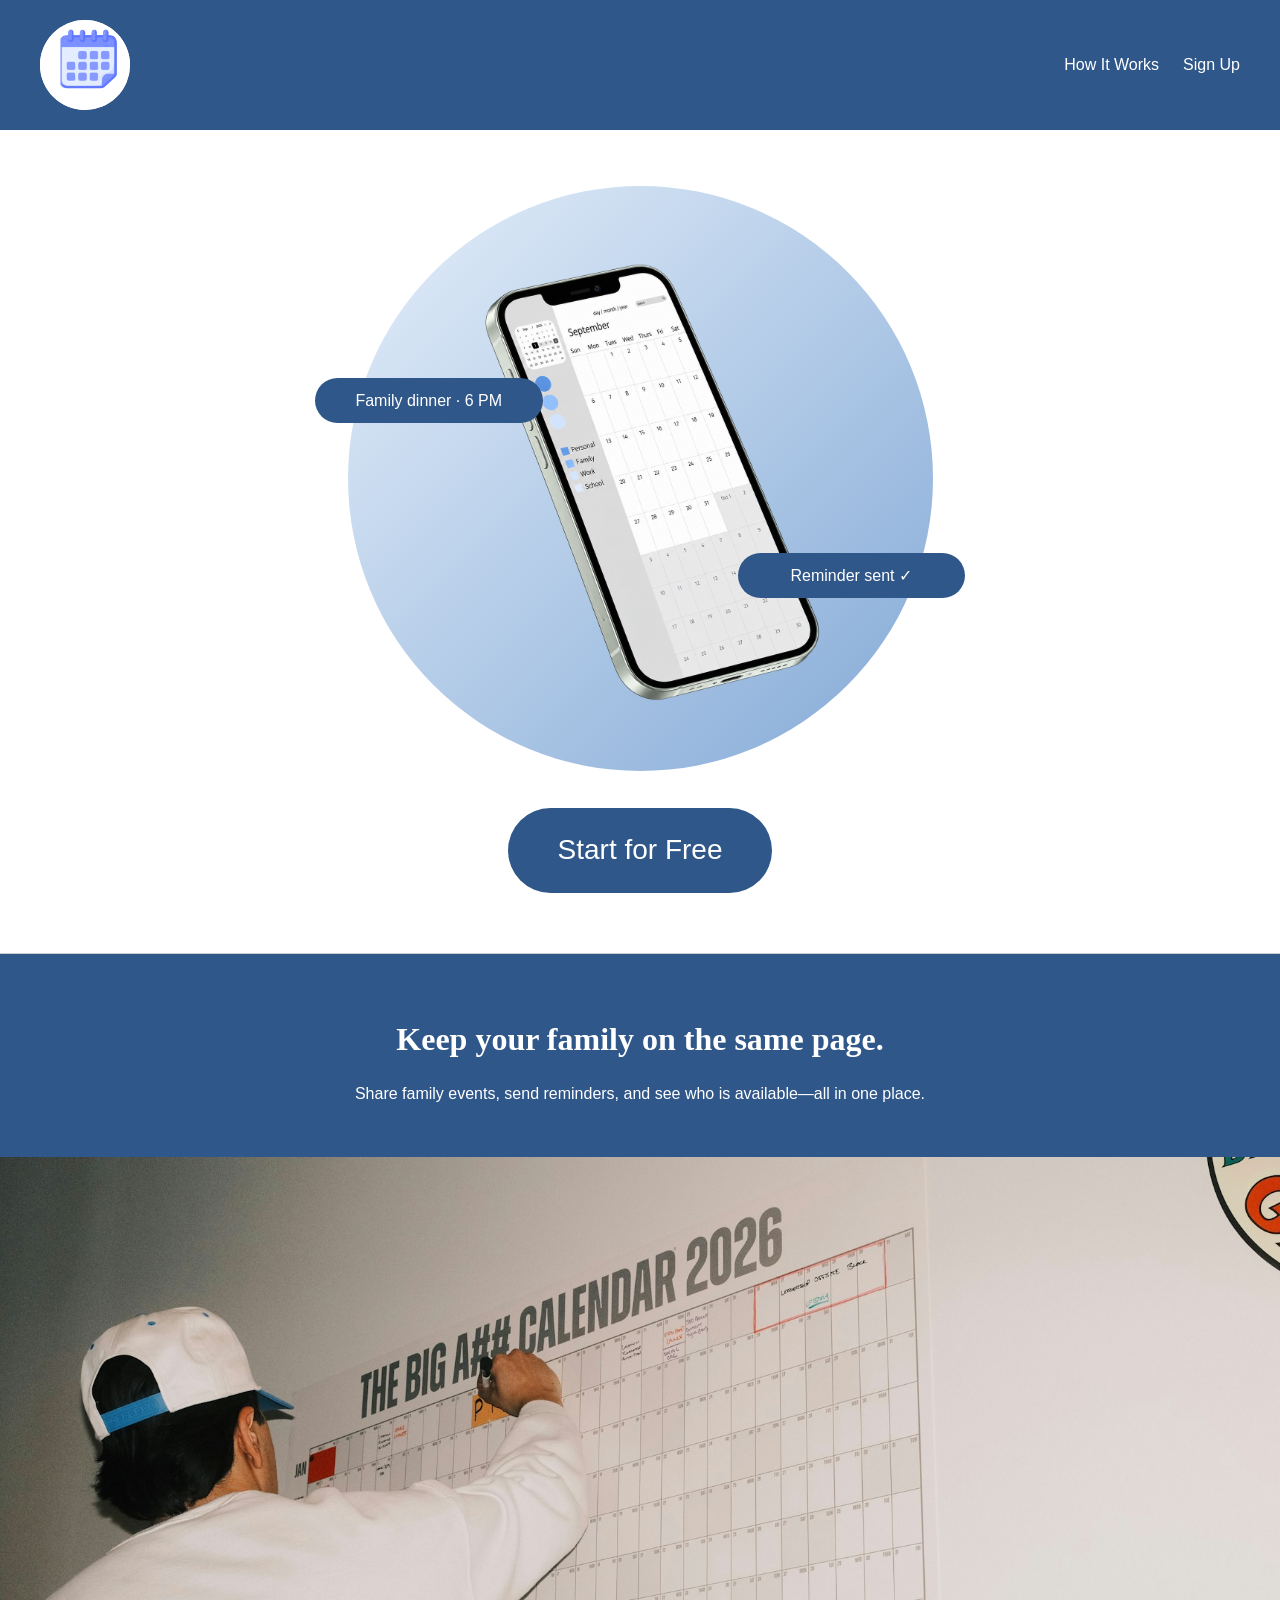
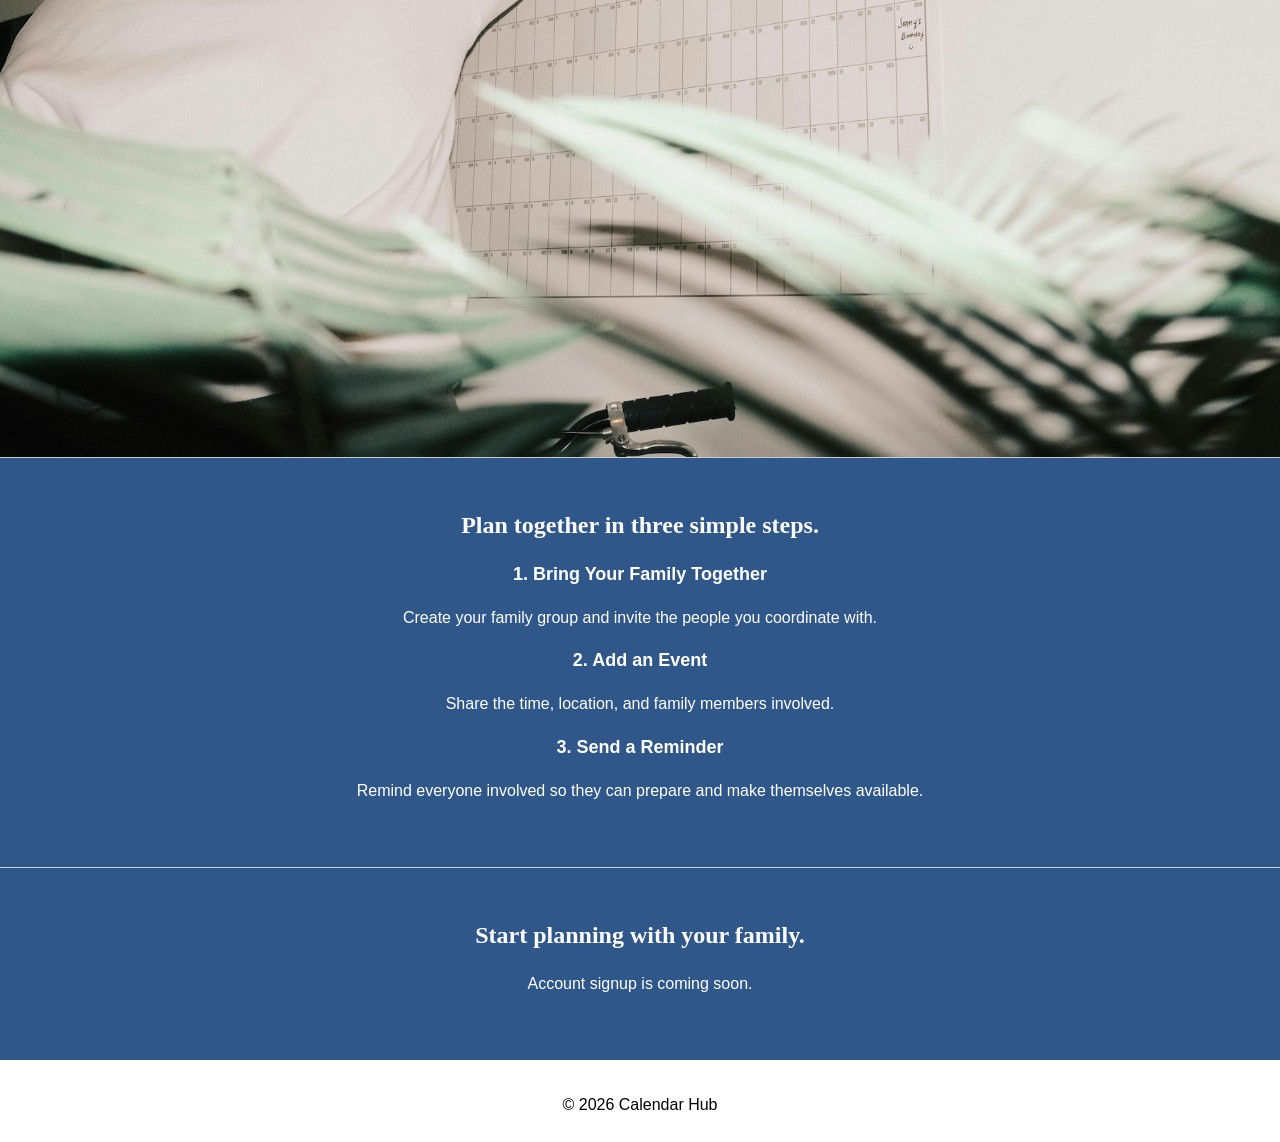
<file: index.html>
<!doctype html>
<html lang="en">
  <head>
    <meta charset="UTF-8">
    <meta name="viewport" content="width=device-width, initial-scale=1.0">
    <title>Calendar Hub</title>
    <link rel="stylesheet" href="style.css?v=blue-palette">
  </head>

  <body class="page">
    <!-- HEADER AND NAVIGATION -->
    <header>
<a href="index.html" class="logo">
  <img src="images/logo.png" alt="Calendar Hub home">
</a>      

      <nav aria-label="Main navigation">
        <a href="#how-it-works">How It Works</a>
        <a href="#sign-up">Sign Up</a>
      </nav>
    </header>

    <main>
      <!-- ORIGINAL OPENING SECTION -->
      <section class="opening" aria-label="Welcome to Calendar Hub">
         <div class="hero">
          <div class="circle"></div>
          <img
  class="phone"
  src="images/calendar-phone.png"
  alt="Calendar Hub on a phone showing a monthly calendar and event categories."
  >

  <div class="notification left">Family dinner · 6 PM</div>
<div class="notification right">Reminder sent ✓</div>
</div>

    
      <a href="calendar.html" class="cta">Start for Free</a>
      </section>

      <!-- INTRODUCTION SECTION: SCROLL DOWN TO SEE -->
      <section class="content-section introduction">
        <h1>Keep your family on the same page.</h1>

        <p>
          Share family events, send reminders, and see who is
          available—all in one place.
        </p>

        <img
          src="images/logan-weaver-lgnwvr-drg6s76J8YU-unsplash.jpg"
          alt="A person writing on a large wall calendar."
        >
      </section>


      <!-- HOW IT WORKS SECTION -->
      <section class="content-section" id="how-it-works">
        <h2>Plan together in three simple steps.</h2>

        <article>
          <h3>1. Bring Your Family Together</h3>
          <p>
            Create your family group and invite the people you
            coordinate with.
          </p>
        </article>

        <article>
          <h3>2. Add an Event</h3>
          <p>
            Share the time, location, and family members involved.
          </p>
        </article>

        <article>
          <h3>3. Send a Reminder</h3>
          <p>
            Remind everyone involved so they can prepare and
            make themselves available.
          </p>
        </article>
      </section>

      <!-- SIGNUP SECTION -->
      <section class="content-section" id="sign-up">
        <h2>Start planning with your family.</h2>
        <p>Account signup is coming soon.</p>
        
      </section>
    </main>

    <!-- FOOTER SECTION -->
    <footer>
      <p>© 2026 Calendar Hub</p>
    </footer>
  </body>
</html>
</file>
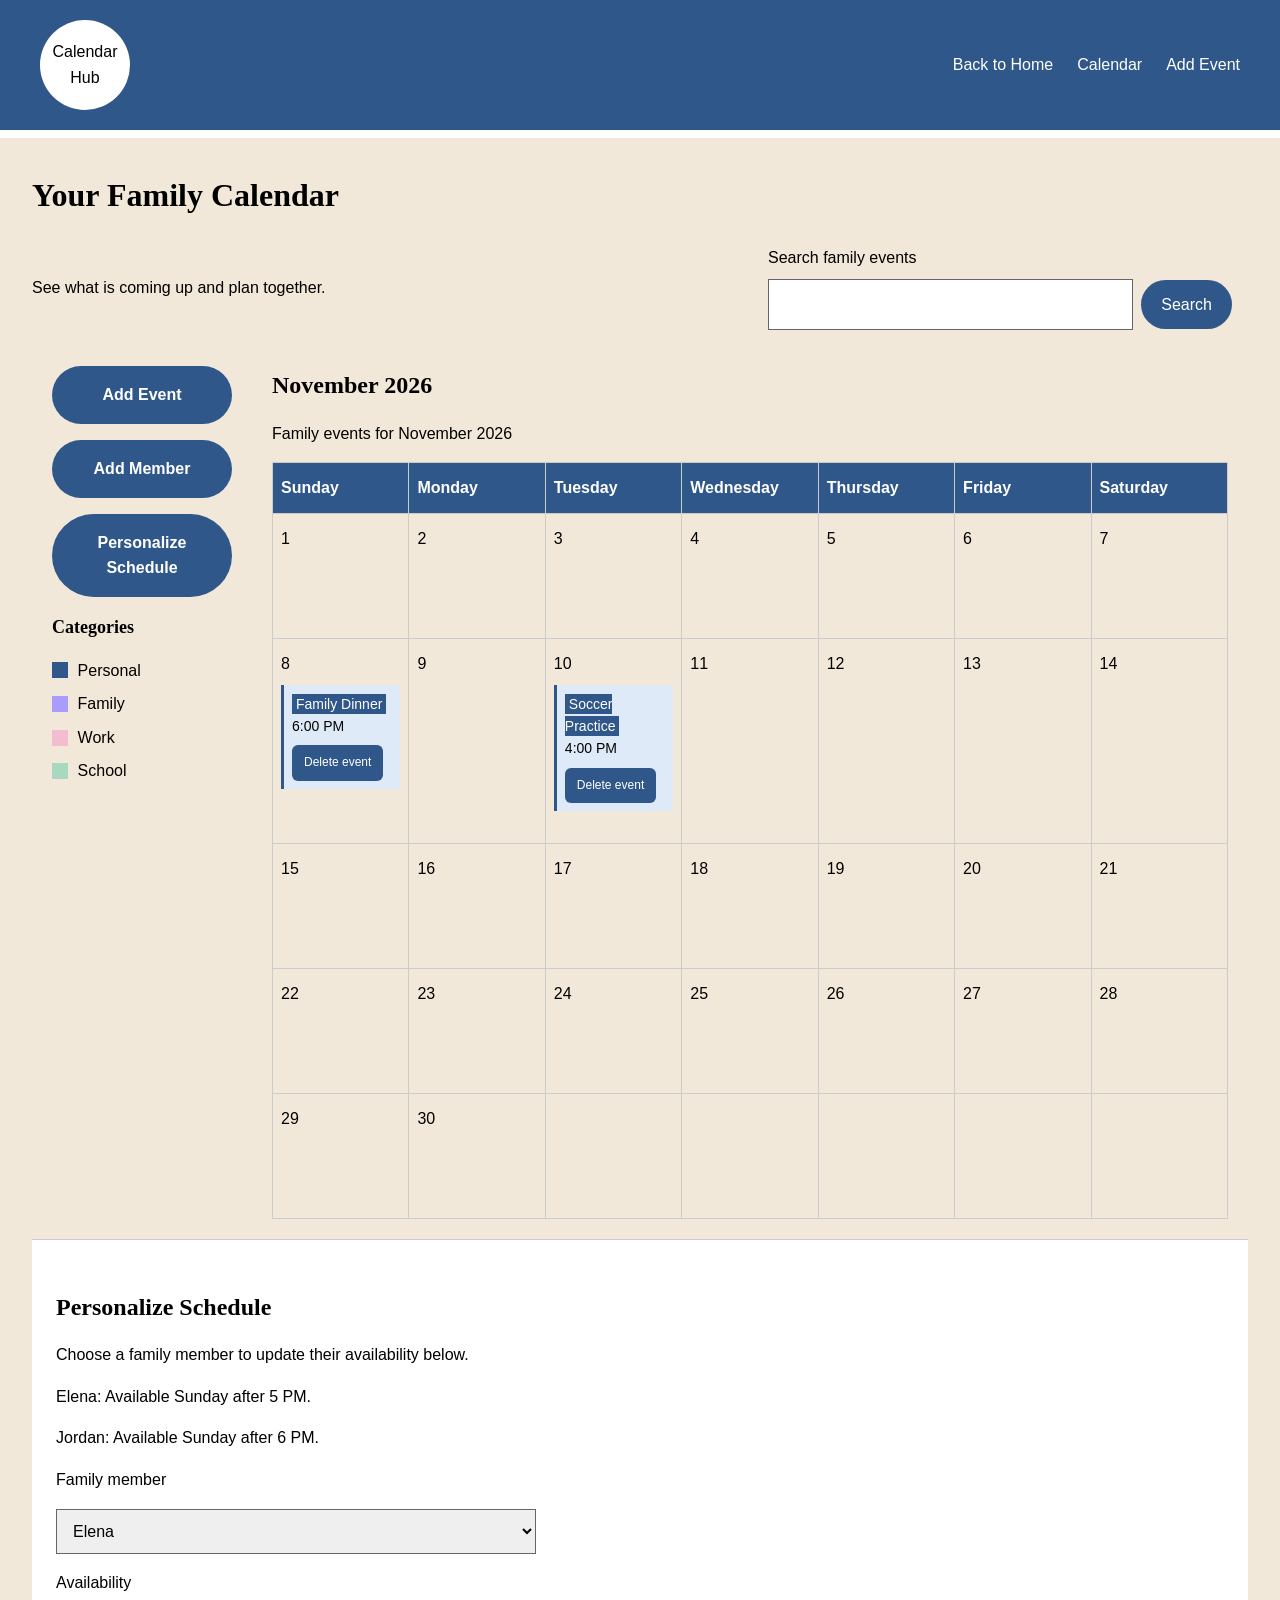
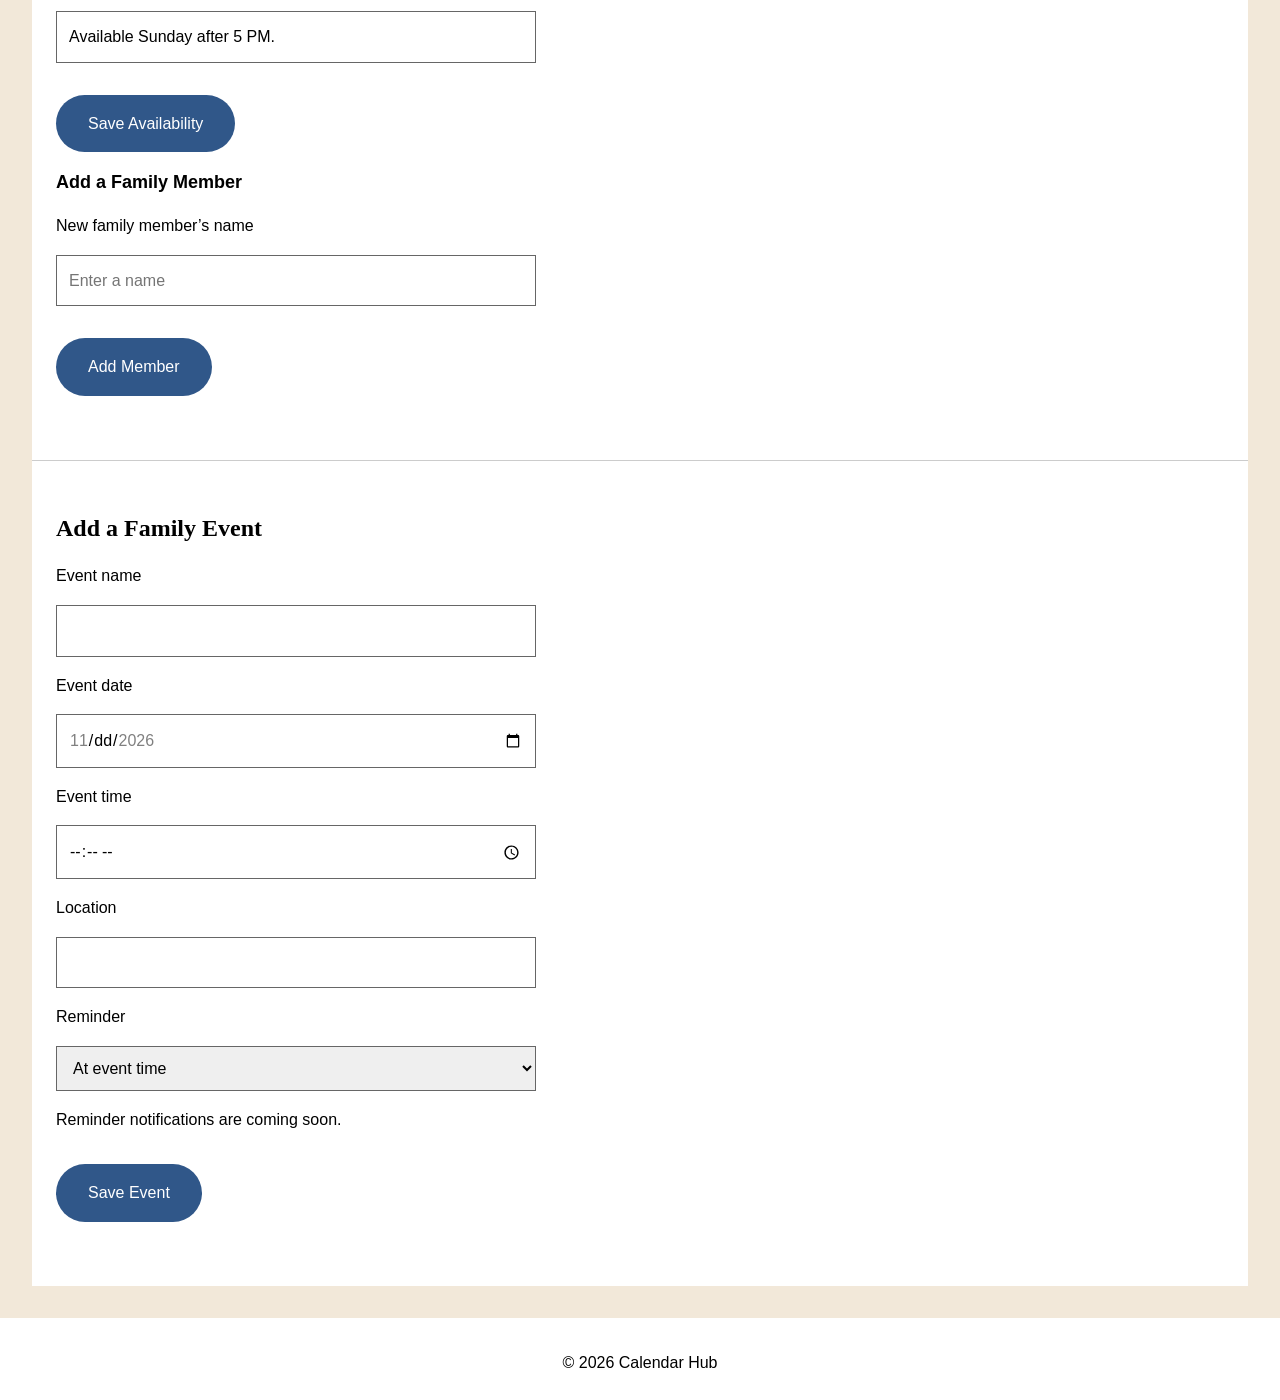
<file: calendar.html>
<!doctype html>
<html lang="en">
<head>
  <meta charset="UTF-8">
  <meta name="viewport" content="width=device-width, initial-scale=1.0">
  <title>Your Family Calendar | Calendar Hub</title>
  <link rel="stylesheet" href="style.css?v=blue-palette">
</head>

<body class="page calendar-page">
  <header>
    <div class="logo">Calendar Hub</div>

    <nav aria-label="Main navigation">
      <a href="index.html">Back to Home</a>
      <a href="#calendar">Calendar</a>
      <a href="#add-event">Add Event</a>
    </nav>
  </header>

  <main class="dashboard">
    <section class="dashboard-heading">
      <h1>Your Family Calendar</h1>
      <p>See what is coming up and plan together.</p>

      <form role="search" id="search-form">
        <label for="event-search">Search family events</label>
        <input type="search" id="event-search" name="search">
        <button type="submit">Search</button>
        <p id="search-status" role="status"></p>
        <ul id="search-results"></ul>
      </form>
    </section>

    <aside class="calendar-sidebar" aria-label="Calendar tools">
      <nav aria-label="Calendar actions">
        <a href="#add-event">Add Event</a>
        <a href="#member-name">Add Member</a>
        <a href="#members">Personalize Schedule</a>
      </nav>

      <h2>Categories</h2>
      <ul>
        <li>Personal</li>
        <li>Family</li>
        <li>Work</li>
        <li>School</li>
      </ul>
    </aside>

    <section class="calendar-section" id="calendar">
      <h2>November 2026</h2>

      <table class="month-calendar">
        <caption>Family events for November 2026</caption>

        <thead>
          <tr>
            <th scope="col">Sunday</th>
            <th scope="col">Monday</th>
            <th scope="col">Tuesday</th>
            <th scope="col">Wednesday</th>
            <th scope="col">Thursday</th>
            <th scope="col">Friday</th>
            <th scope="col">Saturday</th>
          </tr>
        </thead>

        <tbody>
          <tr>
            <td><time datetime="2026-11-01">1</time></td>
            <td><time datetime="2026-11-02">2</time></td>
            <td><time datetime="2026-11-03">3</time></td>
            <td><time datetime="2026-11-04">4</time></td>
            <td><time datetime="2026-11-05">5</time></td>
            <td><time datetime="2026-11-06">6</time></td>
            <td><time datetime="2026-11-07">7</time></td>
          </tr>

          <tr>
            <td>
              <time datetime="2026-11-08">8</time>
              <p class="calendar-event">
                <mark>Family Dinner</mark><br>
                <time datetime="2026-11-08T18:00">6:00 PM</time>
              </p>
            </td>
            <td><time datetime="2026-11-09">9</time></td>
            <td>
              <time datetime="2026-11-10">10</time>
              <p class="calendar-event">
                <mark>Soccer Practice</mark><br>
                <time datetime="2026-11-10T16:00">4:00 PM</time>
              </p>
            </td>
            <td><time datetime="2026-11-11">11</time></td>
            <td><time datetime="2026-11-12">12</time></td>
            <td><time datetime="2026-11-13">13</time></td>
            <td><time datetime="2026-11-14">14</time></td>
          </tr>

          <tr>
            <td><time datetime="2026-11-15">15</time></td>
            <td><time datetime="2026-11-16">16</time></td>
            <td><time datetime="2026-11-17">17</time></td>
            <td><time datetime="2026-11-18">18</time></td>
            <td><time datetime="2026-11-19">19</time></td>
            <td><time datetime="2026-11-20">20</time></td>
            <td><time datetime="2026-11-21">21</time></td>
          </tr>

          <tr>
            <td><time datetime="2026-11-22">22</time></td>
            <td><time datetime="2026-11-23">23</time></td>
            <td><time datetime="2026-11-24">24</time></td>
            <td><time datetime="2026-11-25">25</time></td>
            <td><time datetime="2026-11-26">26</time></td>
            <td><time datetime="2026-11-27">27</time></td>
            <td><time datetime="2026-11-28">28</time></td>
          </tr>

          <tr>
            <td><time datetime="2026-11-29">29</time></td>
            <td><time datetime="2026-11-30">30</time></td>
            <td></td>
            <td></td>
            <td></td>
            <td></td>
            <td></td>
          </tr>
        </tbody>
      </table>
    </section>

    <section class="content-section" id="members">
      <h2>Personalize Schedule</h2>
      <p>Choose a family member to update their availability below.</p>

      <p id="elena-availability">
        Elena: Available Sunday after 5 PM.
      </p>
      <p id="jordan-availability">
        Jordan: Available Sunday after 6 PM.
      </p>

      <form id="availability-form">
        <label for="availability-member">Family member</label>
        <select id="availability-member">
          <option value="elena">Elena</option>
          <option value="jordan">Jordan</option>
        </select>

        <label for="availability-text">Availability</label>
        <input
          type="text"
          id="availability-text"
          value="Available Sunday after 5 PM."
          placeholder="For example: Available Monday after 4 PM."
          required
        >

        <button type="submit">Save Availability</button>
        <p id="availability-status" role="status"></p>
      </form>

      <form id="add-member-form">
        <h3>Add a Family Member</h3>
        <label for="member-name">New family member’s name</label>
        <input
          type="text"
          id="member-name"
          name="member-name"
          placeholder="Enter a name"
          required
        >

        <button type="submit">Add Member</button>
        <p id="member-status" role="status"></p>
      </form>
    </section>

    <section class="content-section" id="add-event">
      <h2>Add a Family Event</h2>

      <form id="event-form">
        <label for="event-name">Event name</label>
        <input type="text" id="event-name" name="event-name" required>

        <label for="event-date">Event date</label>
        <input
          type="date"
          id="event-date"
          name="event-date"
          min="2026-11-01"
          max="2026-11-30"
          required
        >

        <label for="event-time">Event time</label>
        <input type="time" id="event-time" name="event-time" required>

        <label for="event-location">Location</label>
        <input type="text" id="event-location" name="event-location">

        <label for="event-reminder">Reminder</label>
        <select
          id="event-reminder"
          name="reminder"
          aria-describedby="reminder-note"
        >
          <option value="at-event">At event time</option>
          <option value="one-hour">1 hour before</option>
          <option value="one-day">1 day before</option>
        </select>

        <p id="reminder-note">
          Reminder notifications are coming soon.
        </p>

        <button type="submit">Save Event</button>
        <p id="event-status" role="status"></p>
      </form>
    </section>
  </main>

  <footer>
    <p>© 2026 Calendar Hub</p>
  </footer>

  <script>
    // EVENT DELETION
    const eventForm = document.getElementById("event-form");
    const eventStatus = document.getElementById("event-status");

    function addDeleteButton(box) {
      if (box.querySelector("button")) return;

      const name = box.querySelector("mark").textContent;
      const button = document.createElement("button");

      button.type = "button";
      button.textContent = "Delete event";
      button.setAttribute("aria-label", "Delete " + name);

      button.addEventListener("click", function () {
        box.remove();
        if (searchResults.childElementCount) searchForm.requestSubmit();
        eventStatus.textContent = name + " deleted.";
        document.getElementById("event-name").focus();
      });

      box.append(document.createElement("br"), button);
    }

    document.querySelectorAll(".calendar-event")
      .forEach(addDeleteButton);

    // ADD EVENTS
    // Clicking Save Event submits the form. This handler updates the calendar on the page.
    eventForm.addEventListener("submit", function (event) {
      // Stop the browser from reloading the page when the form is submitted.
      event.preventDefault();

      // Read the form values and trim extra spaces from the name and location.
      const nameField = document.getElementById("event-name");
      const name = nameField.value.trim();
      const date = document.getElementById("event-date").value;
      const time = document.getElementById("event-time").value;
      const location =
        document.getElementById("event-location").value.trim();

      if (!name) {
        eventStatus.textContent = "Please enter an event name.";
        nameField.focus();
        return;
      }

      // Match the selected date to a day in the table using its datetime attribute.
      const day = document.querySelector(
        '.month-calendar td > time[datetime="' + date + '"]'
      );

      if (!day) {
        eventStatus.textContent = "Choose a date in November 2026.";
        return;
      }

      // Build the event box and use textContent to display the name as plain text.
      const box = document.createElement("p");
      box.className = "calendar-event";

      const title = document.createElement("mark");
      title.textContent = name;

      const clock = document.createElement("time");
      clock.dateTime = date + "T" + time;

      // Convert the 24-hour form value to a 12-hour time with AM or PM.
      const [hours, minutes] = time.split(":").map(Number);
      clock.textContent =
        (hours % 12 || 12) + ":" +
        String(minutes).padStart(2, "0") +
        (hours >= 12 ? " PM" : " AM");

      box.append(title, document.createElement("br"), clock);

      if (location) {
        box.append(
          document.createElement("br"),
          document.createTextNode(location)
        );
      }

      // Keep the reminder choice on the event element for this page session.
      box.dataset.reminder =
        document.getElementById("event-reminder").value;

      // Put the event in the matching table cell, then clear the form for the next event.
      addDeleteButton(box);
      day.parentElement.append(box);
      eventForm.reset();

      // Confirm the save and scroll to the new event. Refreshing clears new events.
      eventStatus.textContent = name + " added to the calendar.";
      box.scrollIntoView({ behavior: "smooth", block: "center" });
    });

    // EDIT AVAILABILITY
    const availabilityForm =
      document.getElementById("availability-form");
    const memberSelect =
      document.getElementById("availability-member");
    const availabilityInput =
      document.getElementById("availability-text");
    const availabilityStatus =
      document.getElementById("availability-status");

    memberSelect.addEventListener("change", function () {
      const text = document.getElementById(
        memberSelect.value + "-availability"
      ).textContent.trim();

      availabilityInput.value = text.slice(text.indexOf(": ") + 2);
    });

    availabilityForm.addEventListener("submit", function (event) {
      event.preventDefault();

      const text = availabilityInput.value.trim();

      if (!text) {
        availabilityStatus.textContent = "Please enter availability.";
        availabilityInput.focus();
        return;
      }

      const name = memberSelect.selectedOptions[0].textContent;

      document.getElementById(
        memberSelect.value + "-availability"
      ).textContent = name + ": " + text;

      availabilityStatus.textContent =
        name + "’s availability updated.";
    });

    // ADD MEMBERS
    document.getElementById("add-member-form")
      .addEventListener("submit", function (event) {
        event.preventDefault();

        const nameInput = document.getElementById("member-name");
        const memberStatus = document.getElementById("member-status");
        const name = nameInput.value.trim();

        if (!name) {
          memberStatus.textContent = "Please enter a name.";
          nameInput.focus();
          return;
        }

        const exists = Array.from(memberSelect.options).some(
          option =>
            option.textContent.toLowerCase() === name.toLowerCase()
        );

        if (exists) {
          memberStatus.textContent = "That member is already listed.";
          nameInput.focus();
          return;
        }

        let id = "member-" + Date.now();

        while (document.getElementById(id + "-availability")) {
          id += "-new";
        }

        const paragraph = document.createElement("p");
        paragraph.id = id + "-availability";
        paragraph.textContent = name + ": Availability not set.";
        availabilityForm.before(paragraph);

        const option = document.createElement("option");
        option.value = id;
        option.textContent = name;
        memberSelect.append(option);

        memberSelect.value = id;
        availabilityInput.value = "";
        nameInput.value = "";

        memberStatus.textContent = name + " added.";
        availabilityStatus.textContent =
          "Enter availability for " + name + ".";

        availabilityInput.focus();
      });

    // Search the events currently on the calendar, including newly added ones.
    const searchForm = document.getElementById("search-form");
    const searchInput = document.getElementById("event-search");
    const searchStatus = document.getElementById("search-status");
    const searchResults = document.getElementById("search-results");

    searchForm.addEventListener("submit", function (event) {
      event.preventDefault();
      searchResults.replaceChildren();
      const query = searchInput.value.trim().toLowerCase();

      if (!query) {
        searchStatus.textContent = "Enter an event name.";
        return;
      }

      const matches = [...document.querySelectorAll(".calendar-event")]
        .filter(box => box.querySelector("mark").textContent.toLowerCase().includes(query));

      searchStatus.textContent = matches.length
        ? matches.length + (matches.length === 1 ? " event found." : " events found.")
        : "No matching events found.";

      matches.forEach(box => {
        const day = box.closest("td").querySelector(":scope > time");
        const item = document.createElement("li");
        const link = document.createElement("a");
        link.href = "#calendar";
        link.textContent = box.querySelector("mark").textContent +
          " · November " + day.textContent + " · " + box.querySelector("time").textContent;
        link.addEventListener("click", function (event) {
          event.preventDefault();
          box.tabIndex = -1;
          box.focus({ preventScroll: true });
          box.scrollIntoView({ block: "center", inline: "center" });
        });
        item.append(link);
        searchResults.append(item);
      });
    });
  </script>
</body>
</html>
</file>
<file: style.css>
:root {
  --color-primary: #305789;
  --color-text: #000000;
  --color-background: #FBF7EF;
  --color-surface: #FFFFFF;
  --color-section: #F2E8D9;
  --color-event: #DFEAF8;
  --color-muted: #eee;
  --color-border: #ccc;
  --color-control-border: #666;
  --color-hero-gradient-light: #E5EFFA;
  --color-hero-gradient-dark: #83A9D6;
  --color-category-purple: #A99BFF;
  --color-category-pink: #F4BDCF;
  --color-category-green: #A8D8C0;

  --space-s: 0.5rem;
  --space-sm: 0.75rem;
  --space-m: 1rem;
  --space-md: 1.25rem;
  --space-lg: 1.5rem;
  --space-l: 2rem;
  --space-xl: 2.5rem;
  --space-2xl: 3.75rem;
  

  --space-cta-gap: 1.875rem;
  --space-cta-inline: 3.125rem;

  --font-heading: Georgia, serif;
  --font-body: "Trebuchet MS", sans-serif;
}

/* === RESET === */
*,
*::before,
*::after {
  margin: 0;
  padding: 0;
  box-sizing: border-box;
}

img {
  display: block;
  max-width: 100%;
  height: auto;
}

body {
  font-family: var(--font-body);
  line-height: 1.6;
  color: var(--color-text);
}

/* ORIGINAL HEADER */
header {
  display: flex;
  justify-content: space-between;
  align-items: center;
  gap: var(--space-md);
  padding: var(--space-md) var(--space-xl);
  background: var(--color-primary);
}

.logo {
  display: flex;
  justify-content: center;
  align-items: center;
  width: 90px;
  aspect-ratio: 1;
  border-radius: 50%;
  background: var(--color-muted);
  text-align: center;
}

nav {
  display: flex;
  flex-wrap: wrap;
  gap: var(--space-lg);
}

nav a {
  background: var(--color-surface);
  text-decoration: none;
}

/* ORIGINAL OPENING */
main {
  background: var(--color-surface);
  text-align: center;
}

.opening {
  padding: var(--space-xl) var(--space-md) var(--space-2xl);
}

.hero {
  position: relative;
  display: flex;
  justify-content: center;
  align-items: center;
  max-width: 650px;
  aspect-ratio: 650 / 600;
  margin: auto;
}

.circle {
  position: absolute;
  width: 90%;
  aspect-ratio: 1;
  border-radius: 50%;
  background: linear-gradient(135deg, var(--color-hero-gradient-light), var(--color-hero-gradient-dark));
}

.notification {
  position: absolute;
  width: 35%;
  aspect-ratio: 227.5 / 45;
  border-radius: 30px;
  background: var(--color-primary);
}

.left {
  left: 0;
  top: 200px;
}

.right {
  right: 0;
  bottom: 180px;
}

.cta {
  display: inline-block;
  margin-top: var(--space-cta-gap);
  padding: var(--space-md) var(--space-cta-inline);
  border-radius: 50px;
  background: var(--color-primary);
  color: var(--color-surface);
  font-size: 28px;
  text-decoration: none;
}

/* CONTENT BELOW THE OPENING */
/* These sections grow naturally with their content. */
.content-section {
  padding: 3rem var(--space-lg);
  border-top: 1px solid var(--color-border);
  background: var(--color-primary);
  line-height: 1.6;
}

.content-section h1 {
  font-size: 2rem;
  margin-bottom: var(--space-m);
}

.content-section h2 {
  font-size: 1.5rem;
  margin-bottom: var(--space-m);
}

.content-section h3 {
  font-size: 1.125rem;
  margin-bottom: var(--space-m);
}

.content-section p {
  max-width: 65ch;
  margin: 0 auto 1rem;
}

.introduction img {
  display: block;
  width: 650px;
  margin: 1.5rem auto 0;
}

article {
  margin-bottom: var(--space-m);
}

/* SIGNUP FORM */
form {
  max-width: 30rem;
  margin: auto;
}

label {
  display: block;
  margin-bottom: var(--space-m);
}

input {
  width: 100%;
  padding: 0.75rem;
  border: 1px solid var(--color-control-border);
  font: inherit;
}

button {
  margin-top: 1rem;
  padding: 1rem 2rem;
  border: none;
  border-radius: 50px;
  background: var(--color-primary);
  color: var(--color-surface);
  font: inherit;
  cursor: pointer;
}

footer {
  padding: 1.5rem;
  text-align: center;
  line-height: 1.6;
}

/* ORIGINAL PAGE GRID */
.page {
  display: grid;
  grid-template-columns: repeat(12, 1fr);
  gap: 0.5rem;
}

.page > header,
.page > main,
.page > footer {
  grid-column: 1 / 13;
}

/* CALENDAR DASHBOARD */
.calendar-page .dashboard {
  display: grid;
  grid-template-columns: repeat(12, 1fr);
  gap: 1rem;
  padding: 2rem;
  text-align: left;
  line-height: 1.6;
}

/* Dashboard title and search span the full page. */
.calendar-page .dashboard-heading {
  grid-column: 1 / 13;
  padding-bottom: 1rem;
}

.calendar-page h1 {
  font-size: 2rem;
  margin-bottom: var(--space-m);
}

.calendar-page h2 {
  font-size: 1.5rem;
  margin-bottom: var(--space-m);
}

.calendar-page .dashboard-heading form {
  max-width: 30rem;
  margin: 1rem 0 0;
}

/* Sidebar and calendar share a row.
   Their heights are determined by their content. */
.calendar-page .calendar-sidebar {
  grid-column: 1 / 4;
  padding: 1.5rem;
}

.calendar-page .calendar-sidebar nav {
  display: block;
  margin-bottom: var(--space-m);
}

.calendar-page .calendar-sidebar nav a {
  display: block;
  margin-bottom: var(--space-m);
  text-decoration: underline;
}

.calendar-page .calendar-sidebar ul {
  padding-left: 1.25rem;
}

.calendar-page .calendar-sidebar li {
  margin-bottom: var(--space-s);
}

.calendar-page .calendar-section {
  grid-column: 4 / 13;
  min-width: 0;
  padding: 1rem;
  background: var(--color-surface);
  overflow-x: auto;
}

/* Calendar table */
.calendar-page .month-calendar {
  width: 100%;
  border-collapse: collapse;
  table-layout: fixed;
}

.calendar-page caption {
  margin-bottom: var(--space-m);
  text-align: left;
}

.calendar-page th,
.calendar-page td {
  border: 1px solid var(--color-border);
  padding: 0.75rem 0.5rem;
  text-align: left;
  vertical-align: top;
  overflow-wrap: anywhere;
}

.calendar-page th {
  background: var(--color-primary);
  color: var(--color-surface);
}


.calendar-page td {
  padding-bottom: 2rem;
}

.calendar-page .calendar-event {
  margin: 0.5rem 0 0;
  padding: 0.5rem;
  background: var(--color-muted);
  font-size: 0.875rem;
}

/* Availability and forms span all 12 columns. */
.calendar-page .content-section {
  grid-column: 1 / 13;
  text-align: left;
}

.calendar-page .content-section p {
  margin-left: 0;
  margin-right: 0;
}

.calendar-page form {
  margin-left: 0;
  margin-right: 0;
}

.calendar-page input,
.calendar-page select {
  margin-bottom: var(--space-m);
}

.calendar-page select {
  display: block;
  width: 100%;
  padding: 0.75rem;
  border: 1px solid var(--color-control-border);
  font: inherit;
}

.calendar-page fieldset {
  padding: 1rem;
  margin-bottom: var(--space-m);
  border: 1px solid var(--color-control-border);
}

.calendar-page legend {
  padding: 0 0.25rem;
}

.calendar-page input[type="checkbox"] {
  width: auto;
  margin: 0 0.5rem 0 0;
}

/* Flex fits the main navigation because its links form one row.
   Gap spaces the links, and align-items centres them vertically. */
header nav {
  display: flex;
  align-items: center;
  gap: var(--space-lg);
}

/* Flex fits each feature article because its heading and description
   follow one vertical direction. Gap gives them consistent spacing. */
#features article {
  display: flex;
  flex-direction: column;
  gap: 0.75rem;
}

#features article h3,
#features article p {
  margin: 0;
}

/* Grid keeps the three features in equal columns,
   with the section heading spanning the row above them. */
#features {
  display: grid;
  grid-template-columns: repeat(3, minmax(0, 1fr));
  gap: 2rem;
}

#features > h2 {
  grid-column: 1 / -1;
}

/* MOBILE LAYOUT */
@media (max-width: 600px) {
  header {
    flex-direction: column;
    padding: 20px;
  }

  nav {
    justify-content: center;
    gap: var(--space-m);
  }

  .left {
    top: 140px;
  }

  .right {
    bottom: 130px;
  }
}
.phone {
  position: relative;
  display: block;
  width: 75%;
  max-width: 100%;
  height: auto;
  aspect-ratio: auto;
  border: none;
  background: transparent;
  transform: none;
}

/* Centre the text inside the notification tabs. */
.notification {
  display: flex;
  justify-content: center;
  align-items: center;
  padding: 0.5rem;
  color: var(--color-surface);
  font-size: clamp(0.65rem, 1.5vw, 1rem);
}

/* CALENDAR PAGE: sidebar beside a large monthly calendar */
.calendar-page .dashboard {
  grid-template-columns: 220px minmax(0, 1fr);
  gap: 0;
  padding: 2rem;
}

.calendar-page .dashboard-heading {
  grid-column: 1 / -1;
  display: flex;
  flex-wrap: wrap;
  justify-content: space-between;
  align-items: center;
  gap: 1rem;
}

.calendar-page .dashboard-heading h1 {
  flex-basis: 100%;
}

.calendar-page .dashboard-heading form {
  display: flex;
  flex-wrap: wrap;
  align-items: center;
  gap: 0.5rem;
  margin: 0;
}

.calendar-page .dashboard-heading form label {
  flex-basis: 100%;
  margin-bottom: 0;
}

.calendar-page .dashboard-heading input {
  flex: 1;
  min-width: 0;
  width: auto;
  margin: 0;
}

.calendar-page .dashboard-heading button {
  margin: 0;
  padding: 0.75rem 1.25rem;
}

.calendar-page .calendar-sidebar {
  grid-column: 1 / 2;
  padding: 1.25rem;
}

/* Flex stacks the sidebar actions with consistent gaps. */
.calendar-page .calendar-sidebar nav {
  display: flex;
  flex-direction: column;
  align-items: stretch;
  gap: 0.75rem;
}

.calendar-page .calendar-sidebar nav a {
  margin: 0;
  padding: 0.75rem;
  border-radius: 24px;
  text-decoration: none;
  text-align: center;
}

.calendar-page .calendar-sidebar h2 {
  font-size: 1.125rem;
}

.calendar-page .calendar-sidebar ul {
  padding: 0;
  list-style: none;
}

.calendar-page .calendar-sidebar li {
  display: flex;
  align-items: center;
  gap: 0.6rem;
}

.calendar-page .calendar-sidebar li::before {
  content: "";
  width: 16px;
  height: 16px;
  flex-shrink: 0;
}

.calendar-page .calendar-section {
  grid-column: 2 / 3;
  padding: 1.25rem;
}

.calendar-page .month-calendar {
  min-width: 630px;
}

.calendar-page .month-calendar td {
  height: 125px;
}

.calendar-page .calendar-event {
  border-left: 3px solid var(--color-primary);
  background: var(--color-event);
}

.calendar-page .dashboard > .content-section {
  grid-column: 1 / -1;
}


/* Keep responsive overrides at the bottom of the stylesheet. */
@media (max-width: 600px) {
  /* Stack the main navigation links on narrow screens. */
  header nav {
    flex-direction: column;
    align-items: center;
    gap: var(--space-m);
  }

    /* Stack the feature articles. */
  #features {
    grid-template-columns: 1fr;
  }

  /* Stack the calendar tools above the calendar on mobile. */
  .calendar-page .dashboard {
    grid-template-columns: minmax(0, 1fr);
    padding: 1rem;
  }

  .calendar-page .calendar-sidebar,
  .calendar-page .calendar-section {
    grid-column: 1 / -1;
  }

  .calendar-page .calendar-sidebar nav {
    flex-direction: row;
    flex-wrap: wrap;
  }

  .calendar-page .calendar-sidebar nav a {
    flex: 1 1 140px;
  }
}

.introduction {
  padding: 0;
}

.introduction img {
  display: block;
  width: 100%;
  max-width: none;
  height: 100vh;
  margin: 0;
  object-fit: cover;
}

.introduction {
  padding-top: 60px;
}

.introduction p {
  margin-bottom: var(--space-cta-inline);
}

/* Page background */
.calendar-page .dashboard {
  background: var(--color-section);
}

/* Sidebar */
.calendar-page .calendar-sidebar {
  background: var(--color-primary);

}

/* Sidebar buttons */
.calendar-page .calendar-sidebar nav a {
  background: var(--color-primary);
  color: var(--color-surface);
}

/* Calendar background */
.calendar-page .calendar-section {
  background: var(--color-section);
}

/* Days-of-the-week row */
.calendar-page th {
  background: var(--color-primary);
}

/* Category squares */
.calendar-page .calendar-sidebar li::before {
  background: var(--color-primary);
}

.calendar-page .calendar-sidebar li:nth-child(2)::before {
  background: var(--color-category-purple);
}

.calendar-page .calendar-sidebar li:nth-child(3)::before {
  background: var(--color-category-pink);
}

.calendar-page .calendar-sidebar li:nth-child(4)::before {
  background: var(--color-category-green);
}

h1,
h2 {
  font-family: var(--font-heading);
  font-weight: 400;
}

body {
  font-family: var(--font-body);
}

h1,
h2,
h3 {
  font-weight: 700;
}

.logo {
  background: transparent;
}

.logo img {
  width: 90px;
  height: auto;
}

.logo {
  border-radius: 50%;
  overflow: hidden;
  background: var(--color-surface);
}

.logo img {
  width: 100%;
  height: 100%;
  object-fit: cover;
}
.logo img {
  transform: scale(1.6);
}

.logo {
  display: flex;
  justify-content: center;
  align-items: center;
}

.logo img {
  object-position: center;
  transform-origin: center;
}

.calendar-event mark {
  background: var(--color-primary);
  color: var(--color-surface);
  padding: 2px 4px;
}

/* Header links: white text without white boxes */
header nav a {
  color: var(--color-surface);
  background: transparent;
}

/* White text in the homepage blue sections */
body:not(.calendar-page) .content-section {
  color: var(--color-surface);
}
.calendar-page .content-section {
  background: var(--color-surface);
  color: var(--color-text);
}

.calendar-page .calendar-sidebar {
  background: var(--color-section);
}

.calendar-page .calendar-sidebar nav {
  background: transparent;
  gap: var(--space-m);
}

.calendar-page .calendar-sidebar nav a {
  display: block;
  padding: var(--space-m);
  margin: 0;
  background: var(--color-primary);
  color: var(--color-surface);
  border-radius: 50px;
  text-decoration: none;
  text-align: center;
  font-weight: 700;
}

.calendar-page .calendar-sidebar nav a:hover {
  filter: brightness(0.85);
}

.calendar-page .dashboard-heading {
  row-gap: var(--space-s);
}

.calendar-page .dashboard-heading h1 {
  margin-bottom: var(--space-m);
}

.calendar-event button {
  font-size: 0.75rem;
  padding: var(--space-s) var(--space-sm);
  margin-top: var(--space-s);
  border-radius: 6px;
}

@media (max-width: 600px), (max-height: 500px) and (orientation: landscape) {
  .introduction img {
    height: auto;
    aspect-ratio: 16 / 9;
  }
}
</file>
